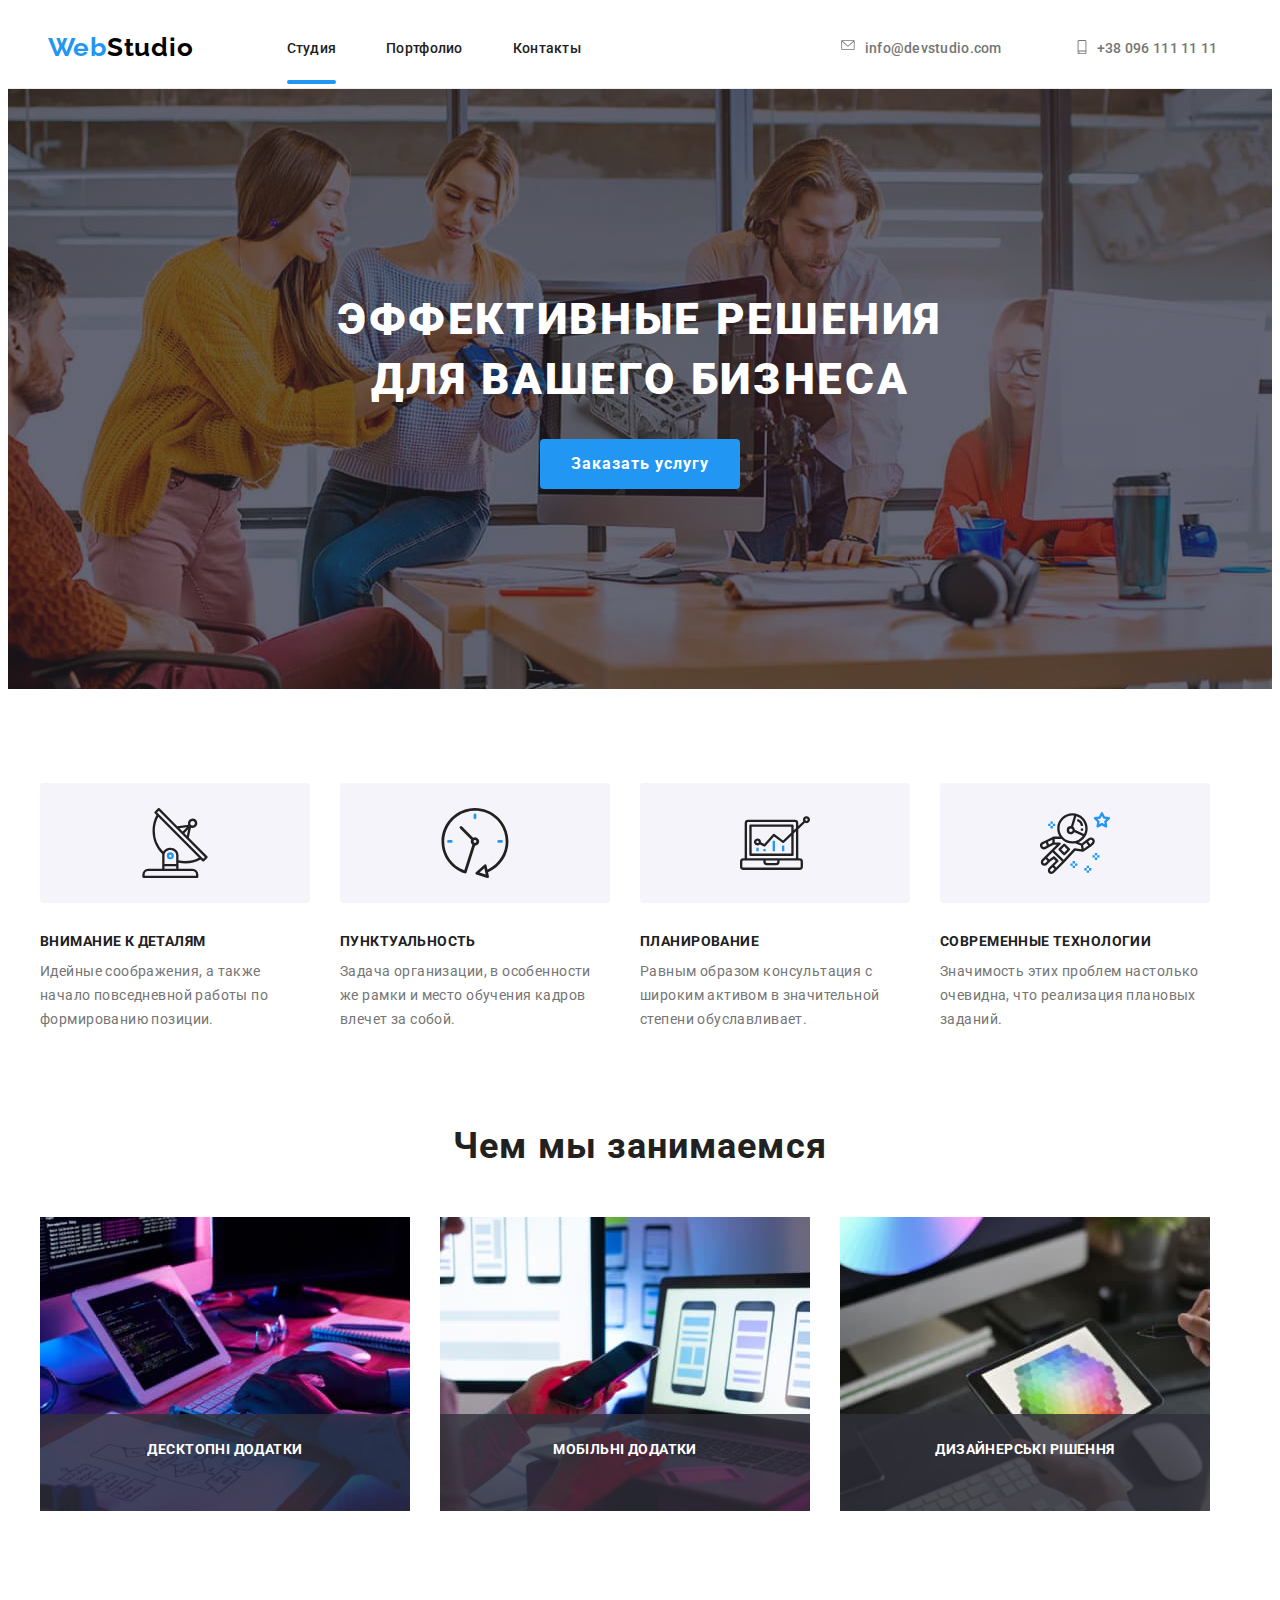
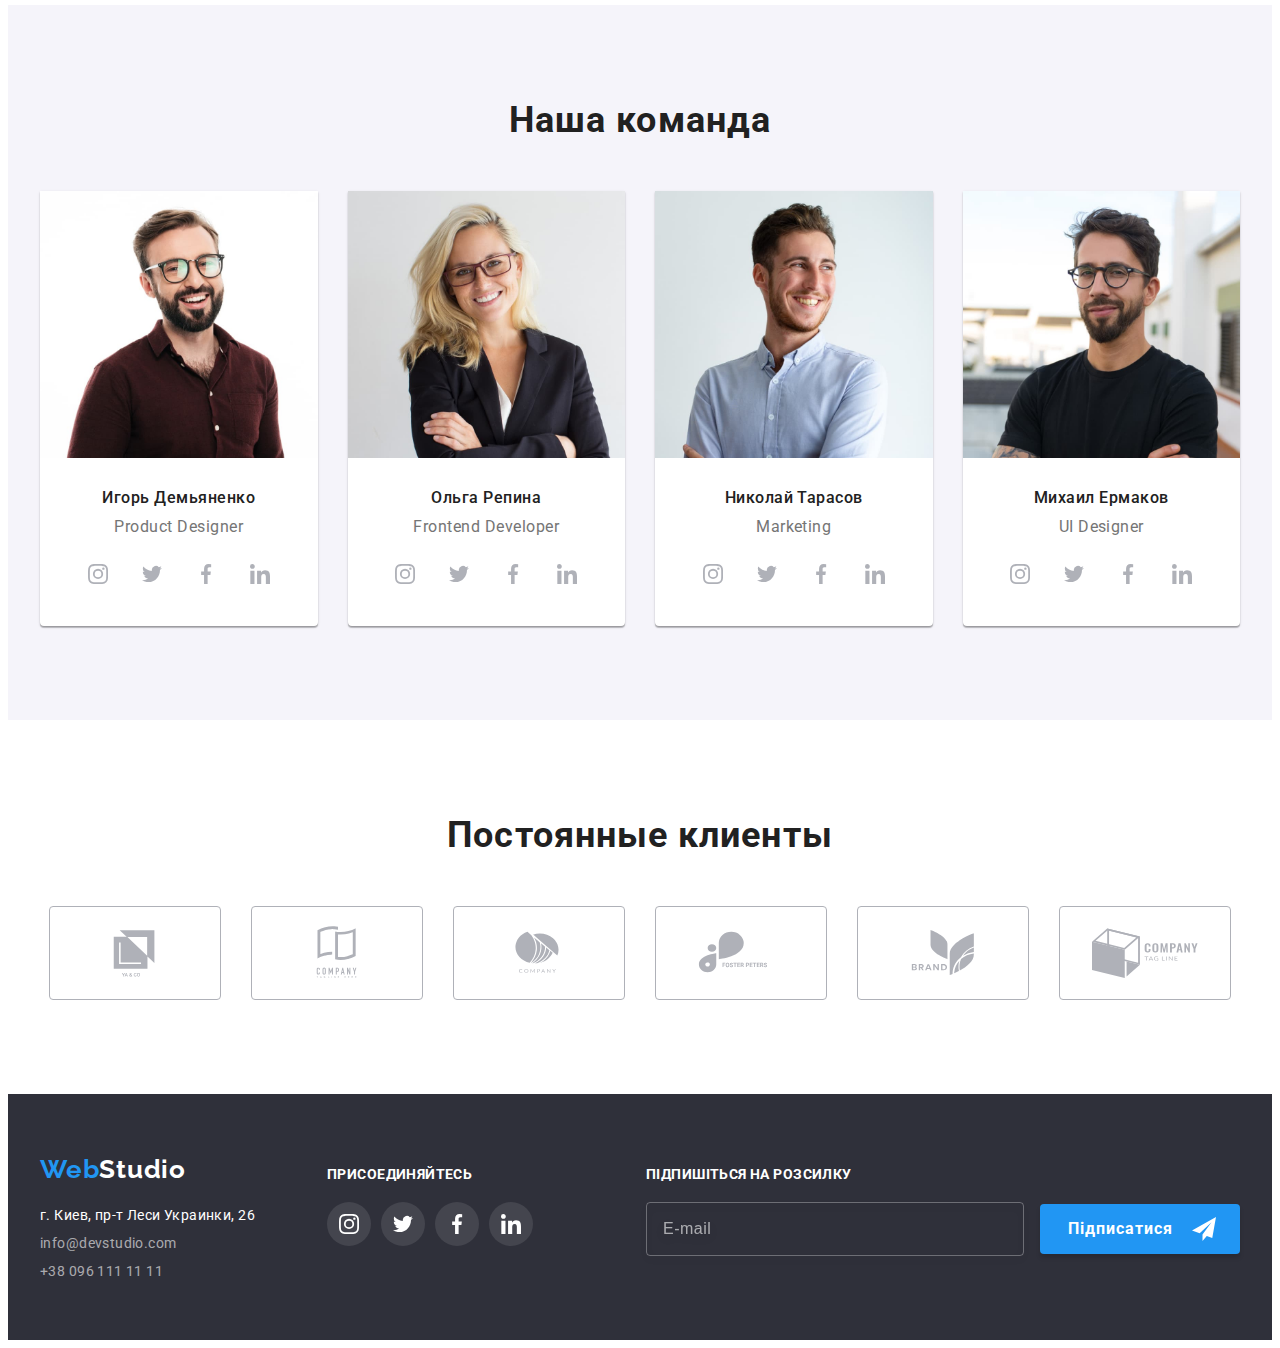
<file: index.html>
<!DOCTYPE html>
<html lang="ru">
<head>
    <meta charset="UTF-8">
    <meta http-equiv="X-UA-Compatible" content="IE=edge">
    <meta name="viewport" content="width=device-width, initial-scale=1.0">
    <link rel="preconnect" href="https://fonts.googleapis.com">
    <link rel="preconnect" href="https://fonts.gstatic.com" crossorigin>
    <link href="https://fonts.googleapis.com/css2?family=Raleway:wght@700&family=Roboto:wght@400;500;700;900&display=swap" rel="stylesheet">
    <link rel="stylesheet" href="https://cdnjs.cloudflare.com/ajax/libs/modern-normalize/1.1.0/modern-normalize.min.css"
            integrity="sha512-wpPYUAdjBVSE4KJnH1VR1HeZfpl1ub8YT/NKx4PuQ5NmX2tKuGu6U/JRp5y+Y8XG2tV+wKQpNHVUX03MfMFn9Q=="
            crossorigin="anonymous" referrerpolicy="no-referrer" />
    <link rel="stylesheet" href="./css/main.min.css">
    <title>WebStudio</title>
</head>
<body>
<header class="header">
    <div class="container">
            <a href="./index.html" class="logo header__logo logo--color-dark link"><span class="logo__part link">Web</span>Studio</a>
            <nav class="navigation">
            <ul class="navigation__list list">
                <li class="navigation__item"><a href="./index.html" class="navigation__link link aktive">Студия</a></li>
                <li class="navigation__item"><a href="./files/portfolio.html" class="navigation__link link">Портфолио</a></li>
                <li class="navigation__item"><a href="" class="navigation__link link">Контакты</a></li>
            </ul>
            </nav>
            <div class="contakty header__contakty">
            <a href="mailto:info@devstudio.com" class="contakty__mail link">
                <svg class="contakty__icon" width="14" height="10">
                    <use href="./images/icons.svg#icon-envelope"></use>
                </svg>          
                info@devstudio.com
            </a>
            <a href="tel:+380961111111" class="contakty__tel link">
                <svg class="contakty__icon" width="10" height="14">
                    <use href="./images/icons.svg#icon-smartphone"></use>
                </svg>
                 +38 096 111 11 11
            </a>
            </div>

            <button class="open-menu-btn" type="button">
                        <svg class="icon-mob-menu" width="40" height="40">
                            <use href="./images/icons.svg#icon-mob_menu"></use>
                        </svg>
            </button>
        
            <div class="mob-menu is-hidden">
                <div class="container">
                    <div class="mob-menu-top">
            <button type="button" class="mob-btn-close">
                <svg class="mob-icon-close" width="18" height="18">
                    <use href="./images/icons.svg#icon-close"></use>
                </svg>
            </button>
                <nav class="mob-menu-nav">
                    <ul class="mob-menu-list list">
                        <li class="mob-menu-item"><a href="./index.html" class="mob-menu-link link">Студия</a></li>
                        <li class="mob-menu-item"><a href="./files/portfolio.html" class="mob-menu-link link">Портфолио</a></li>
                        <li class="mob-menu-item"><a href="" class="mob-menu-link link">Контакты</a></li>
                    </ul>
                </nav>
                    </div>
                    <div class="mob-menu-booton">
                    <div class="mob-menu-contakty">
                
                <a href="tel:+380961111111" class="mob-menu-tel link">+38 096 111 11 11</a>
            <a href="mailto:info@devstudio.com" class="mob-menu-mail link">info@devstudio.com</a>
                    </div>
                    <ul class="soc-mob list">
    <li class="soc-mob-item">
        <a href="" class="soc-mob-link link">Instagram<span class="soc-line"> </span></a>
    </li>
    <li class="soc-mob-item">
        <a href="" class="soc-mob-link link">Twitter<span class="soc-line"></span></a>
    </li>
    <li class="soc-mob-item">
        <a href="" class="soc-mob-link link">Facebook<span class="soc-line"></span></a>
    </li>
    <li class="soc-mob-item">
        <a href="" class="soc-mob-link link">LinkedIn</a>
    </li>
                    </ul>
                    </div>
                </div>
            </div>
    </div>
</header>
  <main>
    <section class="hero">
        <div class="container">
            <div class="performance">
                <h1 class="performance__title">Эффективные решения<br> для вашего бизнеса</h1>
                <button class="performance__btn btn" type="button" data-modal-open>Заказать услугу</button>
            </div>
        </div>
    </section>
    <section class="benefits">
        <div class="container">
        <h2 class="visually-hidden">Наши преимущества</h2>
        <ul class="benefits-list list">
            <li class="benefits-item">
                <div class="benefits-icon-item">
                    <svg class="benefits-icon" width="70" height="70">
                        <use href="./images/icons.svg#icon-antenna"></use>
                    </svg>
                </div>
                <div class="benefits-icon-text">
                <h3 class="benefits-title title-third">Внимание к деталям</h3>
                <p class="benefits-text">Идейные соображения, а также начало повседневной работы по формированию позиции.</p>
                </div>
        </li>
            <li class="benefits-item">
                <div class="benefits-icon-item">
                    <svg class="benefits-icon" width="70" height="70">
                        <use href="./images/icons.svg#icon-clock"></use>
                    </svg>
                </div>
                <div class="benefits-icon-text">
                <h3 class="benefits-title title-third">Пунктуальность</h3>
                <p class="benefits-text">Задача организации, в особенности же рамки и место обучения кадров влечет за собой.</p>
                </div>
        </li>
            <li class="benefits-item">
                
                <div class="benefits-icon-item">
                    <svg class="benefits-icon" width="70" height="70">
                        <use href="./images/icons.svg#icon-diagram"></use>
                    </svg>
                </div>
                <div class="benefits-icon-text">
                <h3 class="benefits-title title-third">Планирование</h3>
                <p class="benefits-text">Равным образом консультация с широким активом в значительной степени обуславливает.</p>
                </div>
        </li>
            <li class="benefits-item">
                
                <div class="benefits-icon-item">
                    <svg class="benefits-icon" width="70" height="70">
                        <use href="./images/icons.svg#icon-astronaut"></use>
                    </svg>
                </div>
                <div class="benefits-icon-text">
                <h3 class="benefits-title title-third">Современные технологии</h3>
                <p class="benefits-text">Значимость этих проблем настолько очевидна, что реализация плановых заданий.</p>
                </div>
        </li>
        </ul>
        </div>
    </section>
    <section class="bisness">
        <div class="container">
        <h2 class="bisness-title title-second">Чем мы занимаемся</h2>
        <ul class="bisness-list list">
            <li class="bisness-item">
                <picture>
                <source srcset="
                    ./images/images_main/bisness_img_1.jpg    1x,
                    ./images/images_main/bisness_img_1_2x.jpg 2x" 
                    media="(min-width: 1200px)" />
                    <img src="./images/images_main/bisness_img_1.jpg" width="370" alt="Создание структуры сайта">
                </picture>
                <p lang="uk" class="bisness-item-top-text">Десктопні додатки</p>
            </li>
            <li class="bisness-item">
                <picture>
                    <source srcset="
                        ./images/images_main/bisness_img_2.jpg    1x,
                        ./images/images_main/bisness_img_2_2x.jpg 2x" media="(min-width: 1200px)" />
                    <img src="./images/images_main/bisness_img_2.jpg" width="370" alt="Адаптивная верстка">
                </picture>
                
                <p lang="uk" class="bisness-item-top-text">Мобільні додатки</p>
            </li>
            <li class="bisness-item">
                <picture>
                    <source srcset="
                        ./images/images_main/bisness_img_3.jpg    1x,
                        ./images/images_main/bisness_img_3_2x.jpg 2x" media="(min-width: 1200px)" />
                    <img src="./images/images_main/bisness_img_3.jpg" width="370" alt="Подбор цветовой схемы">
                </picture>
                
                <p lang="uk" class="bisness-item-top-text">Дизайнерські рішення</p>
            </li>
        </ul>
        </div>
    </section>
    <section class="team">
        <div class="container">
            <h2 class="team__title title-second">Наша команда</h2>
            <ul class="team__list list">
                <li class="team__item">

            <picture>
                <source srcset="
                                ./images/images_main/team_img_1.jpg    1x,
                                ./images/images_main/team_img_1_2x.jpg 2x
                              " media="(min-width: 1200px)" />
                <source srcset="
                                ./images/images_main/team_img_1_tab.jpg    1x,
                                ./images/images_main/team_img_1_tab_2x.jpg 2x
                              " media="(min-width: 768px)" />
                <source srcset="
                                ./images/images_main/team_img_1_mob.jpg    1x,
                                ./images/images_main/team_img_1_mob_2x.jpg 2x
                              " media="(max-width: 767px)" />
                <img src="./images/images_main/team_img_1.jpg" width="450" alt="Игорь Демьяненко">
            </picture>

                    
                    <div class="team__item-content">
                        <h3 class="team__item-title">Игорь Демьяненко</h3>
                        <p lang="en" class="team__item-text">Product Designer</p>
                        <ul class="soc list">
                             <li class="soc__item">
                                <a href="" class="soc__link soc__link--light link">  
                                    <svg class="soc__icon--light" width="20" height="20">
                                        <use href="./images/icons.svg#icon-instagram">

                                        </use>
                                    </svg>                               
                                </a>
                            </li>
                            <li class="soc__item">
                                <a href="" class="soc__link link soc__link--light">
                                    <svg class="soc__icon--light" width="20" height="20">
                                        <use href="./images/icons.svg#icon-twitter">

                                        </use>
                                    </svg>
                                </a>
                            </li>
                            <li class="soc__item">
                                <a href="" class="soc__link link soc__link--light">
                                    <svg class="soc__icon--light" width="20" height="20">
                                        <use href="./images/icons.svg#icon-facebook">

                                        </use>
                                    </svg>
                                </a>
                            </li>
                            <li class="soc__item">
                                <a href="" class="soc__link link soc__link--light">
                                    <svg class="soc__icon--light" width="20" height="20">
                                        <use href="./images/icons.svg#icon-linkedin">

                                        </use>
                                    </svg>
                                </a>
                            </li>
                        </ul>
                    </div>
                </li>
                <li class="team__item">

            <picture>
                <source srcset="
                                            ./images/images_main/team_img_2.jpg    1x,
                                            ./images/images_main/team_img_2_2x.jpg 2x
                                          " media="(min-width: 1200px)" />
                <source srcset="
                                            ./images/images_main/team_img_2_tab.jpg    1x,
                                            ./images/images_main/team_img_2_tab_2x.jpg 2x
                                          " media="(min-width: 768px)" />
                <source srcset="
                                            ./images/images_main/team_img_2_mob.jpg    1x,
                                            ./images/images_main/team_img_2_mob_2x.jpg 2x
                                          " media="(max-width: 767px)" />
                <img src="./images/images_main/team_img_2.jpg" width="450" alt="Ольга Репина">
            </picture>

                    
                    <div class="team__item-content">
                        <h3 class="team__item-title">Ольга Репина</h3>
                        <p lang="en" class="team__item-text">Frontend Developer</p>
                        <ul class="soc list">
                            <li class="soc__item">
                                <a href="" class="soc__link link soc__link--light">
                                    <svg class="soc__icon--light" width="20" height="20">
                                        <use href="./images/icons.svg#icon-instagram">
                        
                                        </use>
                                    </svg>
                                </a>
                            </li>
                            <li class="soc__item">
                                <a href="" class="soc__link link soc__link--light">
                                    <svg class="soc__icon--light" width="20" height="20">
                                        <use href="./images/icons.svg#icon-twitter">
                        
                                        </use>
                                    </svg>
                                </a>
                            </li>
                            <li class="soc__item">
                                <a href="" class="soc__link link soc__link--light">
                                    <svg class="soc__icon--light" width="20" height="20">
                                        <use href="./images/icons.svg#icon-facebook">
                        
                                        </use>
                                    </svg>
                                </a>
                            </li>
                            <li class="soc__item">
                                <a href="" class="soc__link link soc__link--light">
                                    <svg class="soc__icon--light" width="20" height="20">
                                        <use href="./images/icons.svg#icon-linkedin">
                        
                                        </use>
                                    </svg>
                                </a>
                            </li>
                        </ul>
                    </div>
                </li>
                <li class="team__item">

            <picture>
                <source srcset="
                                            ./images/images_main/team_img_3.jpg    1x,
                                            ./images/images_main/team_img_3_2x.jpg 2x
                                          " media="(min-width: 1200px)" />
                <source srcset="
                                            ./images/images_main/team_img_3_tab.jpg    1x,
                                            ./images/images_main/team_img_3_tab_2x.jpg 2x
                                          " media="(min-width: 768px)" />
                <source srcset="
                                            ./images/images_main/team_img_3_mob.jpg    1x,
                                            ./images/images_main/team_img_3_mob_2x.jpg 2x
                                          " media="(max-width: 767px)" />
                <img src="./images/images_main/team_img_3.jpg" width="450" alt="Николай Тарасов">
            </picture>

                    
                    <div class="team__item-content">
                        <h3 class="team__item-title">Николай Тарасов</h3>
                        <p lang="en" class="team__item-text">Marketing</p>
                        <ul class="soc list">
                            <li class="soc__item">
                                <a href="" class="soc__link link soc__link--light">
                                    <svg class="soc__icon--light" width="20" height="20">
                                        <use href="./images/icons.svg#icon-instagram">
                        
                                        </use>
                                    </svg>
                                </a>
                            </li>
                            <li class="soc__item">
                                <a href="" class="soc__link link soc__link--light">
                                    <svg class="soc__icon--light" width="20" height="20">
                                        <use href="./images/icons.svg#icon-twitter">
                        
                                        </use>
                                    </svg>
                                </a>
                            </li>
                            <li class="soc__item">
                                <a href="" class="soc__link link soc__link--light">
                                    <svg class="soc__icon--light" width="20" height="20">
                                        <use href="./images/icons.svg#icon-facebook">
                        
                                        </use>
                                    </svg>
                                </a>
                            </li>
                            <li class="soc__item">
                                <a href="" class="soc__link link soc__link--light">
                                    <svg class="soc__icon--light" width="20" height="20">
                                        <use href="./images/icons.svg#icon-linkedin">
                        
                                        </use>
                                    </svg>
                                </a>
                            </li>
                        </ul>
                    </div>
                </li>
                <li class="team__item">

            <picture>
                <source srcset="
                                                        ./images/images_main/team_img_4.jpg    1x,
                                                        ./images/images_main/team_img_4_2x.jpg 2x
                                                      " media="(min-width: 1200px)" />
                <source srcset="
                                                        ./images/images_main/team_img_4_tab.jpg    1x,
                                                        ./images/images_main/team_img_4_tab_2x.jpg 2x
                                                      " media="(min-width: 768px)" />
                <source srcset="
                                                        ./images/images_main/team_img_4_mob.jpg    1x,
                                                        ./images/images_main/team_img_4_mob_2x.jpg 2x
                                                      " media="(max-width: 767px)" />
                <img src="./images/images_main/team_img_4.jpg" width="450" alt="Михаил Ермаков">
            </picture>

                    
                    <div class="team__item-content">
                        <h3 class="team__item-title">Михаил Ермаков</h3>
                        <p lang="en" class="team__item-text">UI Designer</p>
                        <ul class="soc list">
                            <li class="soc__item">
                                <a href="" class="soc__link link soc__link--light">
                                    <svg class="soc__icon--light" width="20" height="20">
                                        <use href="./images/icons.svg#icon-instagram">
                        
                                        </use>
                                    </svg>
                                </a>
                            </li>
                            <li class="soc__item">
                                <a href="" class="soc__link link soc__link--light">
                                    <svg class="soc__icon--light" width="20" height="20">
                                        <use href="./images/icons.svg#icon-twitter">
                        
                                        </use>
                                    </svg>
                                </a>
                            </li>
                            <li class="soc__item">
                                <a href="" class="soc__link link soc__link--light">
                                    <svg class="soc__icon--light" width="20" height="20">
                                        <use href="./images/icons.svg#icon-facebook">
                        
                                        </use>
                                    </svg>
                                </a>
                            </li>
                            <li class="soc__item">
                                <a href="" class="soc__link link soc__link--light">
                                    <svg class="soc__icon--light" width="20" height="20">
                                        <use href="./images/icons.svg#icon-linkedin">
                        
                                        </use>
                                    </svg>
                                </a>
                            </li>
                        </ul>
                    </div>
                </li>
            </ul>
        </div>
    </section>
    <section class="clients">
        <div class="container">
            <h2 class="clients-title title-second">Постоянные клиенты</h2>
                <ul class="clients-list list">
                    <li class="clients-item">
                        <a href="" class="clients-link link">
                            <svg class="clients-icon" width="106" height="60">
                                <use href="./images/icons.svg#icon-client_logo_1"></use>
                            </svg>
                        </a>
                    </li>
                    <li class="clients-item">
                        <a href="" class="clients-link link">
                            <svg class="clients-icon" width="106" height="60">
                                <use href="./images/icons.svg#icon-client_logo_2"></use>
                            </svg>
                        </a>
                    </li>
                    <li class="clients-item">
                        <a href="" class="clients-link link">
                            <svg class="clients-icon" width="106" height="60">
                                <use href="./images/icons.svg#icon-client_logo_3"></use>
                            </svg>
                        </a>
                    </li>
                    <li class="clients-item">
                        <a href="" class="clients-link link">
                            <svg class="clients-icon" width="106" height="60">
                                <use href="./images/icons.svg#icon-client_logo_4"></use>
                            </svg>
                        </a>
                    </li>
                    <li class="clients-item">
                        <a href="" class="clients-link link">
                            <svg class="clients-icon" width="106" height="60">
                                <use href="./images/icons.svg#icon-client_logo_5"></use>
                            </svg>
                        </a>
                    </li>
                    <li class="clients-item">
                        <a href="" class="clients-link link">
                            <svg class="clients-icon" width="106" height="60">
                                <use href="./images/icons.svg#icon-client_logo_6"></use>
                            </svg>
                        </a>
                    </li>
                </ul>
        </div>
    </section>
  </main>
    <footer class="footer">
        <div class="container">

            <ul class="footer__list-all list">
                <li class="footer__item-all">
                    <div class="footer__contakty">
                        <a href="./index.html" class="logo logo--color-light link"><span class="logo__part link">Web</span>Studio</a>
                        <address class="address">
                            <ul class="address__list list">
                                <li class="address__item"><a href="https://goo.gl/maps/ax9FMWG5TgbAmKss7"
                                        class="address__link link" target="_blank" rel="noopener noreferrer nofollow">г. Киев, пр-т Леси Украинки, 26</a></li>
                                <li class="address__item"><a href="mailto:info@devstudio.com"
                                        class="address__mail link">info@devstudio.com</a>
                                </li>
                                <li class="address__item"><a href="tel:+380961111111" class="address__tel link">+38 096 111 11
                                        11</a></li>
                            </ul>
                        </address>
                    </div>
                </li>
                <li class="footer__item-all">
                    <div class="footer__soc">
                        <h4 class="footer__title">Присоединяйтесь</h4>
                        <ul class="soc list">
                            <li class="soc__item">
                                <a href="" class="soc__link soc__link--dark link">
                                    <svg class="soc__icon--dark" width="20" height="20">
                                        <use href="./images/icons.svg#icon-instagram">
    
                                        </use>
                                    </svg>
                                </a>
                            </li>
                            <li class="soc__item">
                                <a href="" class="soc__link soc__link--dark link">
                                    <svg class="soc__icon--dark" width="20" height="20">
                                        <use href="./images/icons.svg#icon-twitter">
    
                                        </use>
                                    </svg>
                                </a>
                            </li>
                            <li class="soc__item">
                                <a href="" class="soc__link soc__link--dark link">
                                    <svg class="soc__icon--dark" width="20" height="20">
                                        <use href="./images/icons.svg#icon-facebook">
    
                                        </use>
                                    </svg>
                                </a>
                            </li>
                            <li class="soc__item">
                                <a href="" class="soc__link soc__link--dark link">
                                    <svg class="soc__icon--dark" width="20" height="20">
                                        <use href="./images/icons.svg#icon-linkedin">
    
                                        </use>
                                    </svg>
                                </a>
                            </li>
                        </ul>
                    </div>
                </li>
            </ul>
    
        <form class="subscribe">
            <h4 lang="uk" class="footer__title">Підпишіться на розсилку</h4>
             <div class="subscribe__items" > 
            <input type="email" class="subscribe__email" name="subscribe-email" id="subscribe-email" placeholder="E-mail">
    
            <button class="subscribe__btn btn" type="submit">Підписатися
                <svg class="subscribe__icon-telegram-btn" width="24" height="24">
                    <use href="./images/icons.svg#icon-telegram_icon_send"></use>
                </svg>
            </button>
            </div>
        </form>
    
   
    
        </div>
    </footer>
    <div class="fogging is-hidden" data-modal>
        <div class="modal-window" >
            <button type="button" class="btn-close" data-modal-close>
                <svg class="modal-icon-close" width="18" height="18">
                    <use href="./images/icons.svg#icon-close"></use>
                </svg>
            </button>
            <p lang="uk" class="modal-window-title">Залиште свої дані, ми вам передзвонимо</p>
            <form class="modal-form">
                <div class="modal-form-field">
                    <label for="name" class="modal-form-topfield">Ім'я</label>
                    <div class="field-svg-input">
                        <input type="text" class="modal-form-input" name="name" id="name" placeholder="Ім'я" required>
                        <svg class="field-icon" width="18" height="18">
                            <use href="./images/icons.svg#icon-person_form"></use>
                        </svg>
                    </div>
                </div>
                <div class="modal-form-field">
                    <label for="tel" class="modal-form-topfield">Телефон</label>
                    <div class="field-svg-input">
                        <input type="tel" class="modal-form-input" name="tel" id="tel" placeholder="Телефон" required>
                        <svg class="field-icon" width="18" height="18">
                            <use href="./images/icons.svg#icon-phone_form"></use>
                        </svg>
                    </div>
                </div>
                <div class="modal-form-field">
                    <label for="email" class="modal-form-topfield">Пошта</label>
                    <div class="field-svg-input">
                        <input type="email" class="modal-form-input" name="email" id="email" placeholder="Пошта" required>
                        <svg class="field-icon" width="18" height="18">
                            <use href="./images/icons.svg#icon-letter_form"></use>
                        </svg>
                    </div>
                </div>
                <div class="modal-form-field">
                    <label for="comment" class="modal-form-topfield">Коментар</label>
                    <textarea class="modal-form-textfield" id="comment" placeholder="Введіть текст"></textarea>
                </div>

                <div class="modal-form-check-field">
                    <input type="checkbox" class="modal-form-check-agreement visually-hidden" name="check-agreement" id="check-agreement" required>
                    <label for="check-agreement" class="modal-form-agreement">
                        <span class="agreement-icon">
                                <svg class="check-icon" width="11" height="8">
                                    <use href="./images/icons.svg#icon-check_form"></use>
                                </svg>
                        </span>
                                
                                Погоджуюся з розсилкою та приймаю
                                <a href="# " class="agreement-link link" >Умови договору</a>
                    </label>
                </div>
                <button class="modal-btn-form btn" type="submit">Відправити</button> 
            </form>
        </div> 
    </div>
    <script src="./js/menu.js"></script>
    <script src="./js/modal.js"></script>
</body>
</html>
</file>
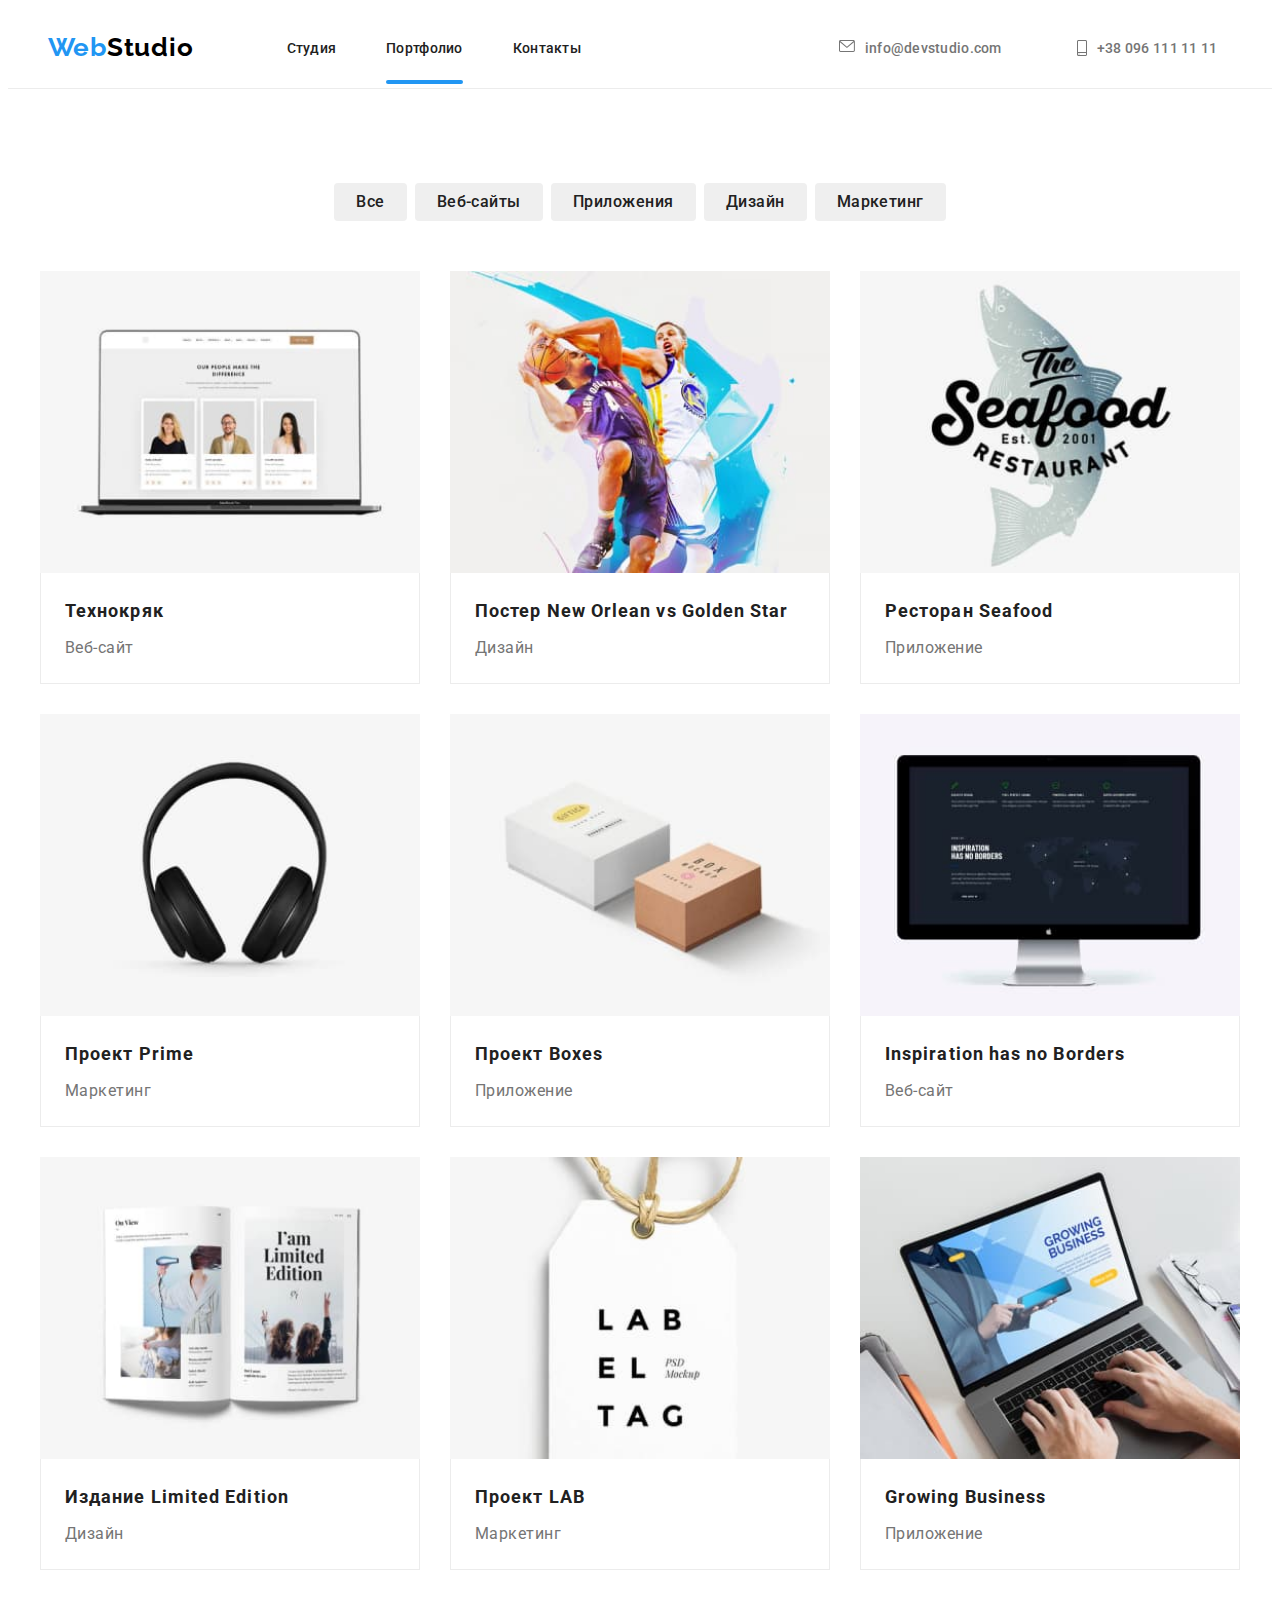
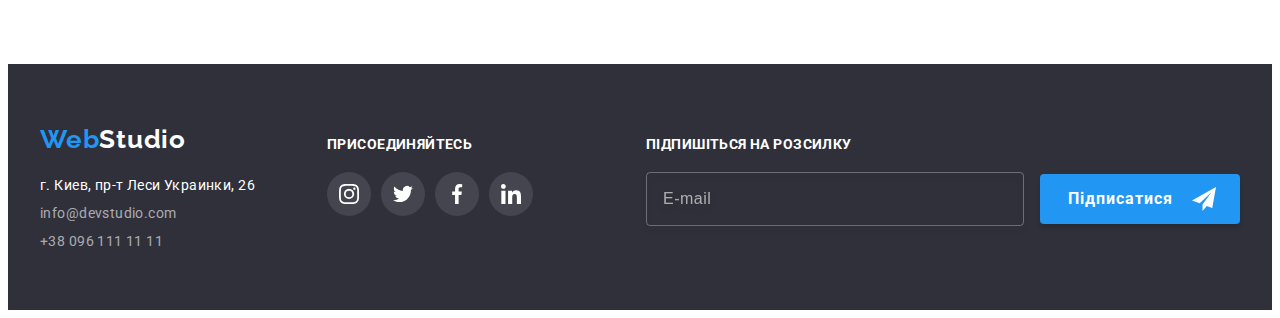
<file: files/portfolio.html>
<!DOCTYPE html>
<html lang="ru">

<head>
    <meta charset="UTF-8">
    <meta http-equiv="X-UA-Compatible" content="IE=edge">
    <meta name="viewport" content="width=device-width, initial-scale=1.0">
    <link rel="preconnect" href="https://fonts.googleapis.com">
    <link rel="preconnect" href="https://fonts.gstatic.com" crossorigin>
    <link href="https://fonts.googleapis.com/css2?family=Raleway:wght@700&family=Roboto:wght@400;500;700;900&display=swap" rel="stylesheet">
    <link rel="stylesheet" href="https://cdnjs.cloudflare.com/ajax/libs/modern-normalize/1.1.0/modern-normalize.min.css"
            integrity="sha512-wpPYUAdjBVSE4KJnH1VR1HeZfpl1ub8YT/NKx4PuQ5NmX2tKuGu6U/JRp5y+Y8XG2tV+wKQpNHVUX03MfMFn9Q=="
            crossorigin="anonymous" referrerpolicy="no-referrer" />
    <link rel="stylesheet" href="./../css/main.min.css">
    <title>WebStudio</title>
</head>

<body>
    <header class="header">
        <div class="container">
            <a href="./../index.html" class="logo logo--color-dark header__logo link"><span class="logo__part link">Web</span>Studio</a>
            <nav class="navigation">
                <ul class="navigation__list list">
                    <li class="navigation__item"><a href="./../index.html" class="navigation__link link">Студия</a></li>
                    <li class="navigation__item"><a href="./portfolio.html" class="navigation__link link aktive">Портфолио</a></li>
                    <li class="navigation__item"><a href="" class="navigation__link link">Контакты</a></li>
                </ul>
            </nav>
            <div class="contakty header__contakty">
                <a href="mailto:info@devstudio.com" class="contakty__mail link">
                    <svg class="contakty__icon" width="16" height="12">
                        <use href="./../images/icons.svg#icon-envelope"></use>
                    </svg>
                    info@devstudio.com
                </a>
                <a href="tel:+380961111111" class="contakty__tel link">
                    <svg class="contakty__icon" width="10" height="16">
                        <use href="./../images/icons.svg#icon-smartphone"></use>
                    </svg>
                    +38 096 111 11 11
                </a>
            </div>

            <button class="open-menu-btn" type="button">
                <svg class="icon-mob-menu" width="40" height="40">
                    <use href="./../images/icons.svg#icon-mob_menu"></use>
                </svg>
            </button>
            
            <div class="mob-menu is-hidden">
                <div class="container">
                    <div class="mob-menu-top">
                        <button type="button" class="mob-btn-close">
                            <svg class="mob-icon-close" width="18" height="18">
                                <use href="./../images/icons.svg#icon-close"></use>
                            </svg>
                        </button>
                        <nav class="mob-menu-nav">
                            <ul class="mob-menu-list list">
                                <li class="mob-menu-item"><a href="./../index.html" class="mob-menu-link link">Студия</a></li>
                                <li class="mob-menu-item"><a href="./portfolio.html" class="mob-menu-link link">Портфолио</a>
                                </li>
                                <li class="mob-menu-item"><a href="" class="mob-menu-link link">Контакты</a></li>
                            </ul>
                        </nav>
                    </div>
                    <div class="mob-menu-booton">
                        <div class="mob-menu-contakty">
            
                            <a href="tel:+380961111111" class="mob-menu-tel link">+38 096 111 11 11</a>
                            <a href="mailto:info@devstudio.com" class="mob-menu-mail link">info@devstudio.com</a>
                        </div>
                        <ul class="soc-mob list">
                            <li class="soc-mob-item">
                                <a href="" class="soc-mob-link link">Instagram<span class="soc-line"> </span></a>
                            </li>
                            <li class="soc-mob-item">
                                <a href="" class="soc-mob-link link">Twitter<span class="soc-line"></span></a>
                            </li>
                            <li class="soc-mob-item">
                                <a href="" class="soc-mob-link link">Facebook<span class="soc-line"></span></a>
                            </li>
                            <li class="soc-mob-item">
                                <a href="" class="soc-mob-link link">LinkedIn</a>
                            </li>
                        </ul>
                    </div>
                </div>
            </div>

        </div>
    </header>
    <main>
        <Section class="portfolio">
            <div class="container">
            <h1 class="visually-hidden">Наши преимущества</h1>
            <ul class="portfolio-btn-list list">
            <li class="portfolio-btn-item"><button type="button" class="portfolio-btn">Все</button></li>
            <li class="portfolio-btn-item"><button type="button" class="portfolio-btn">Веб-сайты</button></li>
            <li class="portfolio-btn-item"><button type="button" class="portfolio-btn">Приложения</button></li>
            <li class="portfolio-btn-item"><button type="button" class="portfolio-btn">Дизайн</button></li>
            <li class="portfolio-btn-item"><button type="button" class="portfolio-btn">Маркетинг</button></li>
            </ul>
            <ul class="portfolio-list list">
                <li class="portfolio-item">
                    <a href="" class="portfolio-link link">
                        <div class="portfolio-top-text">

            <picture>
                <source srcset="
                                            ./../images/images_portfolio/services_img_1.jpg    1x,
                                            ./../images/images_portfolio/services_img_1_2x.jpg 2x
                                          " media="(min-width: 1200px)" />
                <source srcset="
                                            ./../images/images_portfolio/services_img_1_tab.jpg    1x,
                                            ./../images/images_portfolio/services_img_1_tab_2x.jpg 2x
                                          " media="(min-width: 768px)" />
                <source srcset="
                                            ./../images/images_portfolio/services_img_1_mob.jpg    1x,
                                            ./../images/images_portfolio/services_img_1_mob_2x.jpg 2x
                                          " media="(max-width: 767px)" />
                <img src="./../images/images_portfolio/services_img_1.jpg" width="370" alt="Технокряк">
            </picture>
                        
                        <p lang="uk" class="portfolio-item-top-text">Ресурс пропонує комплексні пропозиції з різним рівнем функціоналу та сервісів. Все це дозволить відвідувачу отримати
                        вичерпні відомості про компанію чи приватну особу.</p>
                        </div>
                        <div class="portfolio-item-content">
                        <h2 class="portfolio-title">Технокряк</h2>
                        <p class="portfolio-text">Веб-сайт</p>
                        </div>
                    </a>
                </li>
                <li class="portfolio-item list">
                    <a href="" class="portfolio-link link">
                        <div class="portfolio-top-text">

            <picture>
                <source srcset="
                                                        ./../images/images_portfolio/services_img_2.jpg    1x,
                                                        ./../images/images_portfolio/services_img_2_2x.jpg 2x
                                                      " media="(min-width: 1200px)" />
                <source srcset="
                                                        ./../images/images_portfolio/services_img_2_tab.jpg    1x,
                                                        ./../images/images_portfolio/services_img_2_tab_2x.jpg 2x
                                                      " media="(min-width: 768px)" />
                <source srcset="
                                                        ./../images/images_portfolio/services_img_2_mob.jpg    1x,
                                                        ./../images/images_portfolio/services_img_2_mob_2x.jpg 2x
                                                      " media="(max-width: 767px)" />
            <img src="./../images/images_portfolio/services_img_2.jpg" width="370" alt="Постер с двумя баскетболистами">
            </picture>

                        
                        <p lang="uk" class="portfolio-item-top-text">Ресурс пропонує комплексні пропозиції з різним рівнем функціоналу та
                            сервісів. Все це дозволить відвідувачу отримати
                            вичерпні відомості про компанію чи приватну особу.</p>
                        </div>
                        <div class="portfolio-item-content">
                        <h2 class="portfolio-title">Постер New Orlean vs Golden Star</h2>
                        <p class="portfolio-text">Дизайн</p>
                        </div>
                    </a>
                </li>
                <li class="portfolio-item">
                    <a href="" class="portfolio-link link">
                        <div class="portfolio-top-text">

            <picture>
                <source srcset="
                                                                    ./../images/images_portfolio/services_img_3.jpg    1x,
                                                                    ./../images/images_portfolio/services_img_3_2x.jpg 2x
                                                                  " media="(min-width: 1200px)" />
                <source srcset="
                                                                    ./../images/images_portfolio/services_img_3_tab.jpg    1x,
                                                                    ./../images/images_portfolio/services_img_3_tab_2x.jpg 2x
                                                                  " media="(min-width: 768px)" />
                <source srcset="
                                                                    ./../images/images_portfolio/services_img_3_mob.jpg    1x,
                                                                    ./../images/images_portfolio/services_img_3_mob_2x.jpg 2x
                                                                  " media="(max-width: 767px)" />
                <img src="./../images/images_portfolio/services_img_3.jpg" width="370" alt="Kjujnbg ресторана Seafood">
            </picture>

                       
                        <p lang="uk" class="portfolio-item-top-text">Ресурс пропонує комплексні пропозиції з різним рівнем функціоналу та
                            сервісів. Все це дозволить відвідувачу отримати
                            вичерпні відомості про компанію чи приватну особу.</p>
                        </div>
                        <div class="portfolio-item-content">
                        <h2 class="portfolio-title">Ресторан Seafood</h2>
                        <p class="portfolio-text">Приложение</p>
                    </a>
                </li>
                <li class="portfolio-item">
                    <a href="" class="portfolio-link link">
                        <div class="portfolio-top-text">

            <picture>
                <source srcset="
                                                                                ./../images/images_portfolio/services_img_4.jpg    1x,
                                                                                ./../images/images_portfolio/services_img_4_2x.jpg 2x
                                                                              " media="(min-width: 1200px)" />
                <source srcset="
                                                                                ./../images/images_portfolio/services_img_4_tab.jpg    1x,
                                                                                ./../images/images_portfolio/services_img_4_tab_2x.jpg 2x
                                                                              " media="(min-width: 768px)" />
                <source srcset="
                                                                                ./../images/images_portfolio/services_img_4_mob.jpg    1x,
                                                                                ./../images/images_portfolio/services_img_4_mob_2x.jpg 2x
                                                                              " media="(max-width: 767px)" />
                <img src="./../images/images_portfolio/services_img_4.jpg" width="370" alt="Фото наушников">
            </picture>

                        
                        <p lang="uk" class="portfolio-item-top-text">Ресурс пропонує комплексні пропозиції з різним рівнем функціоналу та
                            сервісів. Все це дозволить відвідувачу отримати
                            вичерпні відомості про компанію чи приватну особу.</p>
                        </div>
                        <div class="portfolio-item-content">
                        <h2 class="portfolio-title">Проект Prime</h2>
                        <p class="portfolio-text">Маркетинг</p>
                        </div>
                    </a>
                </li>
                <li class="portfolio-item">
                    <a href="" class="portfolio-link link">
                        <div class="portfolio-top-text">

            <picture>
                <source srcset="
                                                        ./../images/images_portfolio/services_img_5.jpg    1x,
                                                        ./../images/images_portfolio/services_img_5_2x.jpg 2x
                                                      " media="(min-width: 1200px)" />
                <source srcset="
                                                        ./../images/images_portfolio/services_img_5_tab.jpg    1x,
                                                        ./../images/images_portfolio/services_img_5_tab_2x.jpg 2x
                                                      " media="(min-width: 768px)" />
                <source srcset="
                                                        ./../images/images_portfolio/services_img_5_mob.jpg    1x,
                                                        ./../images/images_portfolio/services_img_5_mob_2x.jpg 2x
                                                      " media="(max-width: 767px)" />
            <img src="./../images/images_portfolio/services_img_5.jpg" width="370"
                alt="Белая коробочка и коричневая коробочка разных размеров">
            </picture>

                        
                        <p lang="uk" class="portfolio-item-top-text">Ресурс пропонує комплексні пропозиції з різним рівнем функціоналу та
                            сервісів. Все це дозволить відвідувачу отримати
                            вичерпні відомості про компанію чи приватну особу.</p>
                        </div>
                        <div class="portfolio-item-content">
                        <h2 class="portfolio-title">Проект Boxes</h2>
                        <p class="portfolio-text">Приложение</p>
                        </div>
                    </a>
                </li>
                <li class="portfolio-item">
                    <a href="" class="portfolio-link link">
                        <div class="portfolio-top-text">

            <picture>
                <source srcset="
                                                                    ./../images/images_portfolio/services_img_6.jpg    1x,
                                                                    ./../images/images_portfolio/services_img_6_2x.jpg 2x
                                                                  " media="(min-width: 1200px)" />
                <source srcset="
                                                                    ./../images/images_portfolio/services_img_6_tab.jpg    1x,
                                                                    ./../images/images_portfolio/services_img_6_tab_2x.jpg 2x
                                                                  " media="(min-width: 768px)" />
                <source srcset="
                                                                    ./../images/images_portfolio/services_img_6_mob.jpg    1x,
                                                                    ./../images/images_portfolio/services_img_6_mob_2x.jpg 2x
                                                                  " media="(max-width: 767px)" />
<img src="./../images/images_portfolio/services_img_6.jpg" width="370" alt="Экран монитора с информацией">
            </picture>

                        
                        <p lang="uk" class="portfolio-item-top-text">Ресурс пропонує комплексні пропозиції з різним рівнем функціоналу та
                            сервісів. Все це дозволить відвідувачу отримати
                            вичерпні відомості про компанію чи приватну особу.</p>
                        </div>
                        <div class="portfolio-item-content">
                        <h2 class="portfolio-title">Inspiration has no Borders</h2>
                        <p class="portfolio-text">Веб-сайт</p>
                        </div>
                    </a>
                </li>
                <li class="portfolio-item">
                    <a href="" class="portfolio-link link">
                        <div class="portfolio-top-text">

            <picture>
                <source srcset="
                                                        ./../images/images_portfolio/services_img_7.jpg    1x,
                                                        ./../images/images_portfolio/services_img_7_2x.jpg 2x
                                                      " media="(min-width: 1200px)" />
                <source srcset="
                                                        ./../images/images_portfolio/services_img_7_tab.jpg    1x,
                                                        ./../images/images_portfolio/services_img_7_tab_2x.jpg 2x
                                                      " media="(min-width: 768px)" />
                <source srcset="
                                                        ./../images/images_portfolio/services_img_7_mob.jpg    1x,
                                                        ./../images/images_portfolio/services_img_7_mob_2x.jpg 2x
                                                      " media="(max-width: 767px)" />
<img src="./../images/images_portfolio/services_img_7.jpg" width="370" alt="Разворот журнала с иллюстрациями и текстом">
            </picture>

                        
                        <p lang="uk" class="portfolio-item-top-text">Ресурс пропонує комплексні пропозиції з різним рівнем функціоналу та
                            сервісів. Все це дозволить відвідувачу отримати
                            вичерпні відомості про компанію чи приватну особу.</p>
                        </div>
                        <div class="portfolio-item-content">
                        <h2 class="portfolio-title">Издание Limited Edition</h2>
                        <p class="portfolio-text">Дизайн</p>
                        </div>
                    </a>
                </li>
                <li class="portfolio-item">
                    <a href="" class="portfolio-link link">
                        <div class="portfolio-top-text">

            <picture>
                <source srcset="
                                                                    ./../images/images_portfolio/services_img_8.jpg    1x,
                                                                    ./../images/images_portfolio/services_img_8_2x.jpg 2x
                                                                  " media="(min-width: 1200px)" />
                <source srcset="
                                                                    ./../images/images_portfolio/services_img_8_tab.jpg    1x,
                                                                    ./../images/images_portfolio/services_img_8_tab_2x.jpg 2x
                                                                  " media="(min-width: 768px)" />
                <source srcset="
                                                                    ./../images/images_portfolio/services_img_8_mob.jpg    1x,
                                                                    ./../images/images_portfolio/services_img_8_mob_2x.jpg 2x
                                                                  " media="(max-width: 767px)" />
<img src="./../images/images_portfolio/services_img_8.jpg" width="370" alt="Бирка с логотипом проекта LAB">
            </picture>

                        
                        <p lang="uk" class="portfolio-item-top-text">Ресурс пропонує комплексні пропозиції з різним рівнем функціоналу та
                            сервісів. Все це дозволить відвідувачу отримати
                            вичерпні відомості про компанію чи приватну особу.</p>
                        </div>
                        <div class="portfolio-item-content">
                        <h2 class="portfolio-title">Проект LAB</h2>
                        <p class="portfolio-text">Маркетинг</p>
                        </div>
                    </a>
                </li>
                <li class="portfolio-item">
                    <a href="" class="portfolio-link link">
                        <div class="portfolio-top-text">

            <picture>
                <source srcset="
                                                        ./../images/images_portfolio/services_img_9.jpg    1x,
                                                        ./../images/images_portfolio/services_img_9_2x.jpg 2x
                                                      " media="(min-width: 1200px)" />
                <source srcset="
                                                        ./../images/images_portfolio/services_img_9_tab.jpg    1x,
                                                        ./../images/images_portfolio/services_img_9_tab_2x.jpg 2x
                                                      " media="(min-width: 768px)" />
                <source srcset="
                                                        ./../images/images_portfolio/services_img_9_mob.jpg    1x,
                                                        ./../images/images_portfolio/services_img_9_mob_2x.jpg 2x
                                                      " media="(max-width: 767px)" />
<img src="./../images/images_portfolio/services_img_9.jpg" width="370"
    alt="Рабочий стол с ноутбуком, на котором печатают">
            </picture>

                        
                        <p lang="uk" class="portfolio-item-top-text">Ресурс пропонує комплексні пропозиції з різним рівнем функціоналу та
                            сервісів. Все це дозволить відвідувачу отримати
                            вичерпні відомості про компанію чи приватну особу.</p>
                        </div>
                        <div class="portfolio-item-content">
                        <h2 class="portfolio-title">Growing Business</h2>
                        <p class="portfolio-text">Приложение</p>
                        </div>
                    </a>
                </li>
            </ul>
            </div>
        </section>
    </main>
    <footer class="footer">
        <div class="container">
    
            <ul class="footer__list-all list">
                <li class="footer__item-all">
                    <div class="footer__contakty">
                        <a href="./../index.html" class="logo logo--color-light link"><span
                                class="logo__part link">Web</span>Studio</a>
                        <address class="address">
                            <ul class="address__list list">
                                <li class="address__item"><a href="https://goo.gl/maps/ax9FMWG5TgbAmKss7"
                                        class="address__link link" target="_blank" rel="noopener noreferrer nofollow">г.
                                        Киев, пр-т Леси Украинки, 26</a></li>
                                <li class="address__item"><a href="mailto:info@devstudio.com"
                                        class="address__mail link">info@devstudio.com</a>
                                </li>
                                <li class="address__item"><a href="tel:+380961111111" class="address__tel link">+38 096 111
                                        11
                                        11</a></li>
                            </ul>
                        </address>
                    </div>
                </li>
                <li class="footer__item-all">
                    <div class="footer__soc">
                        <h4 class="footer__title">Присоединяйтесь</h4>
                        <ul class="soc list">
                            <li class="soc__item">
                                <a href="" class="soc__link soc__link--dark link">
                                    <svg class="soc__icon--dark" width="20" height="20">
                                        <use href="./../images/icons.svg#icon-instagram">
    
                                        </use>
                                    </svg>
                                </a>
                            </li>
                            <li class="soc__item">
                                <a href="" class="soc__link soc__link--dark link">
                                    <svg class="soc__icon--dark" width="20" height="20">
                                        <use href="./../images/icons.svg#icon-twitter">
    
                                        </use>
                                    </svg>
                                </a>
                            </li>
                            <li class="soc__item">
                                <a href="" class="soc__link soc__link--dark link">
                                    <svg class="soc__icon--dark" width="20" height="20">
                                        <use href="./../images/icons.svg#icon-facebook">
    
                                        </use>
                                    </svg>
                                </a>
                            </li>
                            <li class="soc__item">
                                <a href="" class="soc__link soc__link--dark link">
                                    <svg class="soc__icon--dark" width="20" height="20">
                                        <use href="./../images/icons.svg#icon-linkedin">
    
                                        </use>
                                    </svg>
                                </a>
                            </li>
                        </ul>
                    </div>
                </li>
            </ul>
    
            <form class="subscribe">
                <h4 lang="uk" class="footer__title">Підпишіться на розсилку</h4>
                <div class="subscribe__items">
                    <input type="email" class="subscribe__email" name="subscribe-email" id="subscribe-email"
                        placeholder="E-mail">
    
                    <button class="subscribe__btn btn" type="submit">Підписатися
                        <svg class="subscribe__icon-telegram-btn" width="24" height="24">
                            <use href="./../images/icons.svg#icon-telegram_icon_send"></use>
                        </svg>
                    </button>
                </div>
            </form>
    
    
    
        </div>
    </footer>
    <script src="./../js/menu.js"></script>
</body>
</html>
</file>
<file: css/main.min.css>
:root{--color-title: #212121;--color-text: #757575;--section-indent: 94px;--color-aktive: #2196F3}.visually-hidden{position:absolute;white-space:nowrap;width:1px;height:1px;overflow:hidden;border:0;padding:0;clip:rect(0 0 0 0);clip-path:inset(50%);margin:-1px}p,h1,h2,h3,h4,h5,h6{margin:0}ul,ol{margin:0;padding-left:0}address{font-style:normal}a{color:currentColor}button{cursor:pointer}img{display:block;max-width:100%;height:auto;width:100%}.list{list-style:none}.link{text-decoration:none}body{font-family:"Roboto",sans-serif;color:var(--color-text)}.title-second{font-weight:700;font-size:26px;line-height:1.1923076923;letter-spacing:.03em;text-align:center;color:var(--color-title)}@media screen and (min-width: 480px){.title-second{font-weight:700;font-size:28px;line-height:1.1785714286;letter-spacing:.03em}}@media screen and (min-width: 768px){.title-second{font-weight:700;font-size:28px;line-height:1.1785714286;letter-spacing:.03em}}@media screen and (min-width: 1200px){.title-second{font-weight:700;font-size:36px;line-height:1.1666666667;letter-spacing:.03em}}.container{width:100%;margin-left:auto;margin-right:auto;padding-left:15px;padding-right:15px}@media screen and (min-width: 480px){.container{max-width:480px}}@media screen and (min-width: 768px){.container{max-width:768px}}@media screen and (min-width: 1200px){.container{max-width:1200px}}.btn{border:0px;transition:color 250ms cubic-bezier(0.4, 0, 0.2, 1),box-shadow 250ms cubic-bezier(0.4, 0, 0.2, 1),background-color 250ms cubic-bezier(0.4, 0, 0.2, 1)}.btn:hover,.btn:focus{background-color:var(--color-aktive);color:#fff;box-shadow:0px 4px 4px rgba(0,0,0,.15);border-radius:4px}.logo{font-family:"Raleway";font-style:normal;font-weight:700;font-size:26px;line-height:1.1923076923;letter-spacing:.03em}.logo__part{color:var(--color-aktive)}.logo--color-light{color:#fff}.logo--color-dark{color:#000}.aktive{position:relative}.aktive::after{position:absolute;content:"";width:100%;height:4px;background:var(--color-aktive);border-radius:2px;left:0;bottom:-28px}.soc{display:flex;justify-content:center;gap:10px}.soc__link{width:44px;height:44px;border-radius:50%;display:flex;align-items:center;justify-content:center;transition:background-color 250ms cubic-bezier(0.4, 0, 0.2, 1)}.soc__link:focus,.soc__link:hover{background-color:var(--color-aktive);cursor:pointer}.soc__link--light{background-color:#fff}.soc__icon--light{fill:#afb1b8;transition:background-color 250ms cubic-bezier(0.4, 0, 0.2, 1)}.soc__link:focus .soc__icon--light,.soc__link:hover .soc__icon--light{fill:#fff}.soc__link--dark{background-color:rgba(255,255,255,.1)}.soc__icon--dark{fill:#fff;transition:background-color 250ms cubic-bezier(0.4, 0, 0.2, 1)}.soc__link:focus .soc__icon--dark,.soc__link:hover .soc__icon--dark{fill:#fff}.address{font-style:normal}.address__link,.address__tel,.address__mail{font-size:14px;line-height:1.1428571429;letter-spacing:.03em}.address__tel,.address__mail{color:rgba(255,255,255,.6)}.address__link{color:#fff}.address__list{margin-top:20px}.address__item:not(:last-child){margin-bottom:9px}.open-menu-btn{margin-left:auto;width:24px;height:16px;background-color:rgba(0,0,0,0);border:0px;margin-right:23px;margin-bottom:22px;transition:fill 250ms cubic-bezier(0.4, 0, 0.2, 1)}@media screen and (min-width: 768px){.open-menu-btn{display:none}}.open-menu-btn:hover,.open-menu-btn:focus{fill:var(--color-aktive)}.mob-menu{z-index:2;position:fixed;width:100vw;height:100vh;top:0px;left:0px;background-color:#fff;padding-top:48px;padding-bottom:48px;padding-left:15px}.mob-menu>.container{display:flex;flex-direction:column;height:100%;justify-content:space-between;overflow:auto}.mob-btn-close{display:block;margin-left:auto;margin-bottom:15px;width:40px;height:40px;background-color:rgba(0,0,0,0);border:0px;display:flex;align-items:center;justify-content:center;position:absolute;top:8px;right:8px;transition:fill 250ms cubic-bezier(0.4, 0, 0.2, 1)}.mob-btn-close:hover,.mob-btn-close:focus{fill:var(--color-aktive)}.mob-menu-item:not(:last-child){margin-bottom:32px}.mob-menu-link{text-align:center;font-weight:500;font-size:40px;line-height:1.175;letter-spacing:.02em;color:var(--color-title);transition:color 250ms cubic-bezier(0.4, 0, 0.2, 1)}.mob-menu-link:hover,.mob-menu-link:focus{color:var(--color-aktive)}.mob-menu-tel{font-weight:500;font-size:30px;line-height:1.2;letter-spacing:.02em;color:var(--color-aktive);display:block;margin-bottom:32px}@media screen and (max-width: 350px){.mob-menu-tel{font-weight:500;font-size:28px;line-height:1.2142857143;letter-spacing:.02em}}.mob-menu-mail{font-weight:500;font-size:24px;line-height:1.1666666667;letter-spacing:.02em;color:var(--color-text);justify-content:center;align-items:baseline}.soc-mob-link{font-weight:500;font-size:18px;line-height:1.2222222222;letter-spacing:.02em;color:var(--color-aktive)}@media screen and (max-width: 350px){.soc-mob-link{font-weight:500;font-size:8px;line-height:1.5;letter-spacing:.02em}}.soc-line{width:22px;height:0px;left:135px;top:726px;color:var(--color-text);border:1px solid rgba(33,33,33,.2);transform:rotate(90deg);margin-left:5px;margin-right:5px}.soc-mob{display:flex;margin-bottom:48px;margin-top:64px}.header{padding-top:21px;padding-bottom:21px;border-bottom:1px solid #ececec}@media screen and (min-width: 1200px){.header{padding-top:24px;padding-bottom:25px}}.header>.container{display:flex;align-items:center;padding-left:0}.header__logo{margin-right:87px;margin-left:15px}@media screen and (min-width: 1200px){.header__logo{margin-right:93px}}.navigation__link,.contakty__tel,.contakty__mail{font-weight:500;font-size:12px;line-height:1.1666666667;letter-spacing:.02em;transition:color 250ms cubic-bezier(0.4, 0, 0.2, 1)}@media screen and (min-width: 1200px){.navigation__link,.contakty__tel,.contakty__mail{font-weight:500;font-size:14px;line-height:1.1428571429;letter-spacing:.02em}}.contakty__tel,.contakty__mail{display:none;color:#757575}@media screen and (min-width: 768px){.contakty__tel,.contakty__mail{display:flex;margin-right:15px;margin-left:70px}}.navigation__link{color:#212121}.navigation__link:hover,.navigation__link:focus,.contakty__mail:hover,.contakty__mail:focus,.contakty__tel:hover,.contakty__tel:focus{color:var(--color-aktive)}@media screen and (min-width: 1200px){.contakty__tel{margin-left:50px}}.navigation__list{display:none}@media screen and (min-width: 768px){.navigation__list{display:flex;gap:50px}}.header__contakty{margin-left:auto;align-items:center}@media screen and (min-width: 768px){.header__contakty{display:flex;flex-wrap:wrap;gap:10px}}.contakty__icon{margin-right:10px;fill:currentColor}.hero{background-color:#2f303a;padding-top:118px;padding-bottom:118px;background-image:linear-gradient(rgba(47, 48, 58, 0.4), rgba(47, 48, 58, 0.4)),url(./../images/images_main/img_bg_mob.jpg);background-repeat:no-repeat;background-position:center;background-size:cover;margin:0px auto}@media(min-devace-pixel-ratio: 2),(min-resolution: 192dpi),(min-resolution: 2dppx){.hero{background-image:linear-gradient(rgba(47, 48, 58, 0.4), rgba(47, 48, 58, 0.4)),url(./../images/images_main/img_bg_mob_2x.jpg)}}@media screen and (min-width: 768px)and (max-width: 1199px){.hero{background-image:linear-gradient(rgba(47, 48, 58, 0.4), rgba(47, 48, 58, 0.4)),url(./../images/images_main/img_bg_tab.jpg)}}@media screen and (min-width: 768px)and (max-width: 1199px)and (min-devace-pixel-ratio: 2),screen and (min-width: 768px)and (max-width: 1199px)and (min-resolution: 192dpi),screen and (min-width: 768px)and (max-width: 1199px)and (min-resolution: 2dppx){.hero{background-image:linear-gradient(rgba(47, 48, 58, 0.4), rgba(47, 48, 58, 0.4)),url(./../images/images_main/img_bg_tab_2x.jpg)}}@media screen and (min-width: 1200px){.hero{padding-top:200px;padding-bottom:200px;background-image:linear-gradient(rgba(47, 48, 58, 0.4), rgba(47, 48, 58, 0.4)),url(./../images/images_main/img_bg.jpg);max-width:1600px}}@media screen and (min-width: 1200px)and (min-devace-pixel-ratio: 2),screen and (min-width: 1200px)and (min-resolution: 192dpi),screen and (min-width: 1200px)and (min-resolution: 2dppx){.hero{background-image:linear-gradient(rgba(47, 48, 58, 0.4), rgba(47, 48, 58, 0.4)),url(./../images/images_main/img_bg_2x.jpg)}}.performance{align-items:center}.performance__title{font-style:normal;font-weight:900;font-size:26px;line-height:1.6153846154;letter-spacing:.06em;text-align:center;text-transform:uppercase;color:#fff;max-width:696px;margin-bottom:30px;margin-left:auto;margin-right:auto}@media screen and (min-width: 1200px){.performance__title{font-weight:900;font-size:44px;line-height:1.3636363636;letter-spacing:.06em}}@media screen and (min-width: 0px)and (max-width: 390px){.performance__title{font-weight:900;font-size:20px;line-height:1.8;letter-spacing:.06em}}.performance__btn{font-family:inherit;font-weight:700;font-size:16px;line-height:1.875;letter-spacing:.06em;display:block;margin:0px auto;align-items:center;text-align:center;border-radius:4px;color:#fff;background-color:var(--color-aktive);min-width:200px;min-height:50px;transition:color 250ms cubic-bezier(0.4, 0, 0.2, 1),box-shadow 250ms cubic-bezier(0.4, 0, 0.2, 1),background-color 250ms cubic-bezier(0.4, 0, 0.2, 1)}.performance__btn:hover,.performance__btn:focus{background:#188ce8;box-shadow:0px 4px 4px rgba(0,0,0,.15);border-radius:4px}.benefits{padding-top:60px;padding-bottom:60px}@media screen and (min-width: 768px){.benefits{padding-top:60px;padding-bottom:60px}}@media screen and (min-width: 1200px){.benefits{padding-top:var(--section-indent);padding-bottom:var(--section-indent)}}.benefits-list{display:flex;flex-wrap:wrap;gap:30px}.benefits-title{font-weight:700;font-size:14px;line-height:1.1428571429;letter-spacing:.03em;text-transform:uppercase;color:var(--color-title);margin-bottom:10px}@media screen and (min-width: 0px)and (max-width: 768px){.benefits-title{text-align:center}}.benefits-icon-item{max-width:450px;height:120px;background:#f5f4fa;border-radius:4px;margin-bottom:30px;display:flex;align-items:center;justify-content:center}@media screen and (min-width: 768px){.benefits-icon-item{max-width:354px}}@media screen and (min-width: 1200px){.benefits-icon-item{max-width:270px}}.benefits-icon-text{max-width:450px;font-size:14px;line-height:1.7142857143;letter-spacing:.03em;color:var(--color-text)}@media screen and (min-width: 768px){.benefits-icon-text{max-width:354px}}@media screen and (min-width: 1200px){.benefits-icon-text{max-width:270px}}.bisness{padding-bottom:var(--section-indent);display:none}@media screen and (min-width: 1200px){.bisness{display:flex}}.bisness-list{display:flex;gap:30px}.bisness-title{margin-bottom:50px}.bisness-item{position:relative}.bisness-item-top-text{position:absolute;left:50%;padding-top:27px;transform:translate(-50%, 0);bottom:0px;font-weight:700;font-size:14px;line-height:1.1428571429;letter-spacing:.03em;text-transform:uppercase;text-align:center;color:#fff;background:rgba(47,48,58,.8);width:100%;height:70px}.team{background:#f5f4fa;padding-top:60px;padding-bottom:60px}@media screen and (min-width: 1200px){.team{padding-top:var(--section-indent);padding-bottom:var(--section-indent)}}.team__title{margin-bottom:30px}@media screen and (min-width: 1200px){.team__title{margin-bottom:50px}}.team__item{width:100%;background-color:#fff;box-shadow:0px 1px 3px rgba(0,0,0,.12),0px 1px 1px rgba(0,0,0,.14),0px 2px 1px rgba(0,0,0,.2);border-radius:0px 0px 4px 4px}@media screen and (min-width: 768px){.team__item{width:calc((100% - 30px)/2)}}@media screen and (min-width: 1200px){.team__item{width:calc((100% - 90px)/4)}}.team__item-title{margin-bottom:10px;font-weight:500;font-size:16px;line-height:1.1875;letter-spacing:.03em;text-align:center;color:var(--color-title)}.team__item-text{color:var(--color-text);margin-bottom:16px;font-size:16px;line-height:1.1875;letter-spacing:.03em;text-align:center}.team__list{display:flex;flex-wrap:wrap;gap:30px}.team__item-content{padding:30px 65px 24px 65px}@media screen and (min-width: 768px){.team__item-content{padding:30px 74px 24px 74px}}@media screen and (min-width: 1200px){.team__item-content{padding:30px 32px}}.clients{padding-top:60px;padding-bottom:60px}@media screen and (min-width: 768px){.clients{padding-top:60px;padding-bottom:60px}}@media screen and (min-width: 1200px){.clients{padding-top:var(--section-indent);padding-bottom:var(--section-indent)}}.clients-title{margin-bottom:30px}@media screen and (min-width: 768px){.clients-title{margin-bottom:30px}}@media screen and (min-width: 1200px){.clients-title{margin-bottom:50px}}.clients-link{width:130px;height:92px;border:1px solid #afb1b8;border-radius:4px;display:flex;align-items:center;justify-content:center;transition:background-color 250ms cubic-bezier(0.4, 0, 0.2, 1)}@media screen and (min-width: 480px){.clients-link{width:210px;height:92px}}@media screen and (min-width: 768px){.clients-link{width:226px;height:92px}}@media screen and (min-width: 1200px){.clients-link{width:170px;height:92px}}.clients-link:focus,.clients-link:hover{border-color:var(--color-aktive)}.clients-icon{fill:#afb1b8;transition:fill 250ms cubic-bezier(0.4, 0, 0.2, 1)}.clients-link:focus .clients-icon,.clients-link:hover .clients-icon{fill:var(--color-aktive)}.clients-list{display:flex;align-items:center;justify-content:center;flex-wrap:wrap;gap:30px}.portfolio{padding-top:60px;padding-bottom:60px}@media screen and (min-width: 1200px){.portfolio{padding-top:var(--section-indent);padding-bottom:var(--section-indent)}}.portfolio-btn{font-family:inherit;font-weight:500;font-size:16px;line-height:1.625;letter-spacing:.03em;text-align:center;color:#212121;padding:6px 22px;border-radius:4px;border:0px;transition:color 250ms cubic-bezier(0.4, 0, 0.2, 1),box-shadow 250ms cubic-bezier(0.4, 0, 0.2, 1),background-color 250ms cubic-bezier(0.4, 0, 0.2, 1)}.portfolio-btn:hover,.portfolio-btn:focus{background-color:var(--color-aktive);color:#fff;box-shadow:0px 3px 1px rgba(0,0,0,.1),0px 1px 2px rgba(0,0,0,.08),0px 2px 2px rgba(0,0,0,.12);border-radius:4px}.portfolio-title{font-weight:700;font-size:18px;line-height:2;letter-spacing:.06em;color:var(--color-title);margin-bottom:4px}.portfolio-text{font-size:16px;line-height:1.875;letter-spacing:.03em;color:var(--color-text)}.portfolio-btn-list{display:flex;gap:8px;margin-bottom:40px;justify-content:start;flex-wrap:wrap}@media screen and (min-width: 768px){.portfolio-btn-list{justify-content:center;margin-bottom:30px}}@media screen and (min-width: 1200px){.portfolio-btn-list{justify-content:center;margin-bottom:50px}}.portfolio-list{display:flex;flex-wrap:wrap;gap:30px}.portfolio-item{width:100%;transition:box-shadow 250ms cubic-bezier(0.4, 0, 0.2, 1)}@media screen and (min-width: 480px){.portfolio-item{width:450px}}@media screen and (min-width: 768px){.portfolio-item{width:calc((100% - 30px)/2)}}@media screen and (min-width: 1200px){.portfolio-item{width:calc((100% - 60px)/3)}}.portfolio-item:hover{box-shadow:0px 1px 3px rgba(0,0,0,.12),0px 1px 1px rgba(0,0,0,.14),0px 2px 1px rgba(0,0,0,.2);border-radius:0px 0px 4px 4px}.portfolio-item-content{padding:20px 24px;border-bottom:1px solid #ececec;border-left:1px solid #ececec;border-right:1px solid #ececec}.portfolio-top-text{position:relative;overflow:hidden}.portfolio-item-top-text{position:absolute;top:0px;left:0px;font-size:18px;line-height:1.5555555556;letter-spacing:.03em;color:#fff;padding-top:63px;padding-left:24px;padding-right:24px;padding-bottom:63px;background:rgba(33,150,243,.9);height:100%;transform:translateY(100%);transition:transform 750ms cubic-bezier(0.4, 0, 0.2, 1);overflow:auto}@media screen and (min-width: 480px){.portfolio-item-top-text{padding-top:77px;padding-left:24px;padding-right:24px;padding-bottom:77px}}@media screen and (min-width: 768px){.portfolio-item-top-text{padding-top:49px;padding-left:24px;padding-right:24px;padding-bottom:77px}}.portfolio-item:hover .portfolio-item-top-text{transform:translateY(0%)}.footer{background-color:#2f303a;padding-bottom:60px}@media screen and (min-width: 1200px){.footer>.container{display:flex;justify-content:space-between}}.footer__list-all{display:block}@media screen and (min-width: 768px)and (max-width: 1199px){.footer__list-all{display:flex;gap:165px;text-align:center;justify-content:center}}@media screen and (max-width: 1199px){.footer__list-all{text-align:center;justify-content:center}}@media screen and (min-width: 1200px){.footer__list-all{display:flex}}.footer__contakty{margin-right:0px;padding-top:60px}@media screen and (min-width: 1200px){.footer__contakty{margin-right:72px}}.footer__soc{padding-top:72px}.footer__title{font-weight:700;font-size:14px;line-height:1.1428571429;letter-spacing:.03em;text-transform:uppercase;margin-bottom:20px;color:#fff}@media screen and (max-width: 1199px){.footer__title{text-align:center}}.subscribe{padding-top:60px}@media screen and (min-width: 1200px){.subscribe{padding-top:72px}}@media screen and (min-width: 0px)and (max-width: 1199px){.subscribe{text-align:center}}@media screen and (min-width: 0px)and (max-width: 1199px){.subscribe__items{display:inline-flex;flex-direction:column;width:200px;align-items:center}}.subscribe__email{width:358px;height:50px;margin-right:12px;border:1px solid rgba(255,255,255,.3);filter:drop-shadow(0px 4px 4px rgba(0, 0, 0, 0.15));border-radius:4px;background-color:rgba(0,0,0,0);padding-left:16px;font-size:16px;line-height:1.25;letter-spacing:.03em;color:#fff}@media screen and (min-width: 0px)and (max-width: 1199px){.subscribe__email{margin-bottom:20px;margin-right:0}}@media screen and (max-width: 480px){.subscribe__email{width:290px}}@media screen and (min-width: 480px)and (max-width: 1199px){.subscribe__email{width:450px}}.subscribe__email::placeholder{font-size:16px;line-height:1.25;letter-spacing:.03em;color:rgba(255,255,255,.6)}.subscribe__btn{position:relative;font-family:inherit;font-weight:700;font-size:16px;line-height:1.875;letter-spacing:.06em;border-radius:4px;text-align:left;padding-left:28px;color:#fff;background-color:var(--color-aktive);min-width:200px;min-height:50px;box-shadow:0px 4px 4px rgba(0,0,0,.15);transition:color 250ms cubic-bezier(0.4, 0, 0.2, 1),box-shadow 250ms cubic-bezier(0.4, 0, 0.2, 1),background-color 250ms cubic-bezier(0.4, 0, 0.2, 1)}.subscribe__btn:hover,.subscribe__btn:focus{background:#188ce8;box-shadow:0px 4px 4px rgba(0,0,0,.15);border-radius:4px}.subscribe__icon-telegram-btn{position:absolute;fill:#fff;top:50%;right:0%;transform:translate(-100%, -50%)}.fogging{position:fixed;width:100vw;height:100vh;left:0px;top:0px;background:rgba(0,0,0,.2);transition:opacity 700ms cubic-bezier(0.4, 0, 0.2, 1),visibility 700ms cubic-bezier(0.4, 0, 0.2, 1)}.modal-icon-close{background:#fff}.btn-close{width:30px;height:30px;border-radius:50%;background-color:rgba(0,0,0,0);border:1px solid rgba(0,0,0,.1);display:flex;align-items:center;justify-content:center;position:absolute;top:8px;right:8px;transition:fill 250ms cubic-bezier(0.4, 0, 0.2, 1)}.btn-close:hover,.btn-close:focus{fill:var(--color-aktive)}.modal-window{width:100%;min-height:500px;background-color:#fff;box-shadow:0px 1px 3px rgba(0,0,0,.12),0px 1px 1px rgba(0,0,0,.14),0px 2px 1px rgba(0,0,0,.2);border-radius:4px;position:absolute;top:50%;left:50%;transform:translate(-50%, -50%) scale(1) rotate(0);transition:transform 750ms cubic-bezier(0.4, 0, 0.2, 1);padding:40px}@media screen and (min-width: 480px){.modal-window{width:450px;min-height:609px}}@media screen and (min-width: 1200px){.modal-window{width:528px;min-height:581px}}.fogging.is-hidden .modal-window{transform:translate(0, 0) scale(0) rotate(180deg)}.is-hidden{opacity:0;visibility:hidden;pointer-events:none}.modal-window-title{font-weight:700;font-size:18px;line-height:1.6666666667;letter-spacing:.03em;text-align:center;color:var(--color-title);margin-bottom:12px}@media screen and (min-width: 480px){.modal-window-title{font-weight:700;font-size:20px;line-height:1.5;letter-spacing:.03em}}@media screen and (min-width: 1200px){.modal-window-title{font-weight:700;font-size:20px;line-height:1.15;letter-spacing:.03em}}.modal-form-input{width:100%;height:40px;border:1px solid rgba(33,33,33,.2);border-radius:4px;padding-left:42px;outline:rgba(0,0,0,0)}.modal-form-input::placeholder{font-size:12px;line-height:1.1666666667;letter-spacing:.01em;color:rgba(117,117,117,.5)}.modal-form-input:not(:focus):not(:placeholder-shown):valid{background-color:rgba(106,196,173,.247);border:1px solid green}.modal-form-input:not(:focus):not(:placeholder-shown):invalid{background-color:rgba(196,106,136,.247);border:1px solid red}.modal-form-topfield{font-size:12px;line-height:1.1666666667;letter-spacing:.01em;color:var(--color-text);display:block;margin-bottom:4px}.modal-form-field{margin-bottom:10px}.modal-form-textfield{width:100%;height:120px;border:1px solid rgba(33,33,33,.2);border-radius:4px;padding-left:16px;padding-top:12px;padding-right:16px;padding-bottom:12px;resize:none}.modal-form-textfield::placeholder{font-size:12px;line-height:1.1666666667;letter-spacing:.01em;color:rgba(117,117,117,.5)}.modal-form-check-field{margin-top:20px;margin-bottom:30px}.agreement-link{font-size:12px;line-height:1.1666666667;letter-spacing:.03em;text-decoration-line:underline;color:var(--color-aktive);margin-left:5px}@media screen and (min-width: 480px){.agreement-link{font-size:12px;line-height:1.1666666667;letter-spacing:.03em}}@media screen and (min-width: 1200px){.agreement-link{font-size:14px;line-height:1.7142857143;letter-spacing:.03em}}.modal-btn-form{font-family:inherit;font-weight:700;font-size:16px;line-height:1.875;letter-spacing:.06em;display:block;margin:0px auto;align-items:center;text-align:center;border-radius:4px;color:#fff;background-color:var(--color-aktive);min-width:200px;min-height:50px;box-shadow:0px 4px 4px rgba(0,0,0,.15);transition:color 250ms cubic-bezier(0.4, 0, 0.2, 1),box-shadow 250ms cubic-bezier(0.4, 0, 0.2, 1),background-color 250ms cubic-bezier(0.4, 0, 0.2, 1)}.modal-btn-form:hover,.modal-btn-form:focus{background:#188ce8;box-shadow:0px 4px 4px rgba(0,0,0,.15);border-radius:4px}.modal-form-input:focus,.modal-form-input:hover,.modal-form-textfield:focus,.modal-form-textfield:hover{border:1px solid var(--color-aktive);border-radius:4px;cursor:pointer}.modal-form-input,.modal-form-textfield{transition:border 250ms cubic-bezier(0.4, 0, 0.2, 1)}.field-svg-input{position:relative}.field-icon{position:absolute;left:12px;top:50%;transform:translateY(-50%);transition:fill 250ms cubic-bezier(0.4, 0, 0.2, 1)}.modal-form-input:focus+.field-icon,.modal-form-input:hover+.field-icon{fill:var(--color-aktive)}.modal-form-agreement{display:flex;align-items:center;justify-content:center;font-size:12px;line-height:1.1666666667;letter-spacing:.03em;color:var(--color-text)}@media screen and (min-width: 480px){.modal-form-agreement{font-size:12px;line-height:1.1666666667;letter-spacing:.03em}}@media screen and (min-width: 1200px){.modal-form-agreement{font-size:14px;line-height:1.7142857143;letter-spacing:.03em}}.modal-form-agreement span{width:16px;height:15px;border:2px solid var(--color-title);border-radius:4px;margin-right:8px;fill:rgba(0,0,0,0);display:flex;align-items:center;justify-content:center}.modal-form-check-agreement:checked+.modal-form-agreement span{background-color:var(--color-aktive);border:2px solid var(--color-aktive)}.check-icon{opacity:0}.modal-form-check-agreement:checked+.modal-form-agreement .check-icon{fill:#fff;opacity:1}.modal-form-check-agreemen{transition:border 250ms cubic-bezier(0.4, 0, 0.2, 1),fill 250ms cubic-bezier(0.4, 0, 0.2, 1),background-color 250ms cubic-bezier(0.4, 0, 0.2, 1)}/*# sourceMappingURL=main.min.css.map */
</file>
